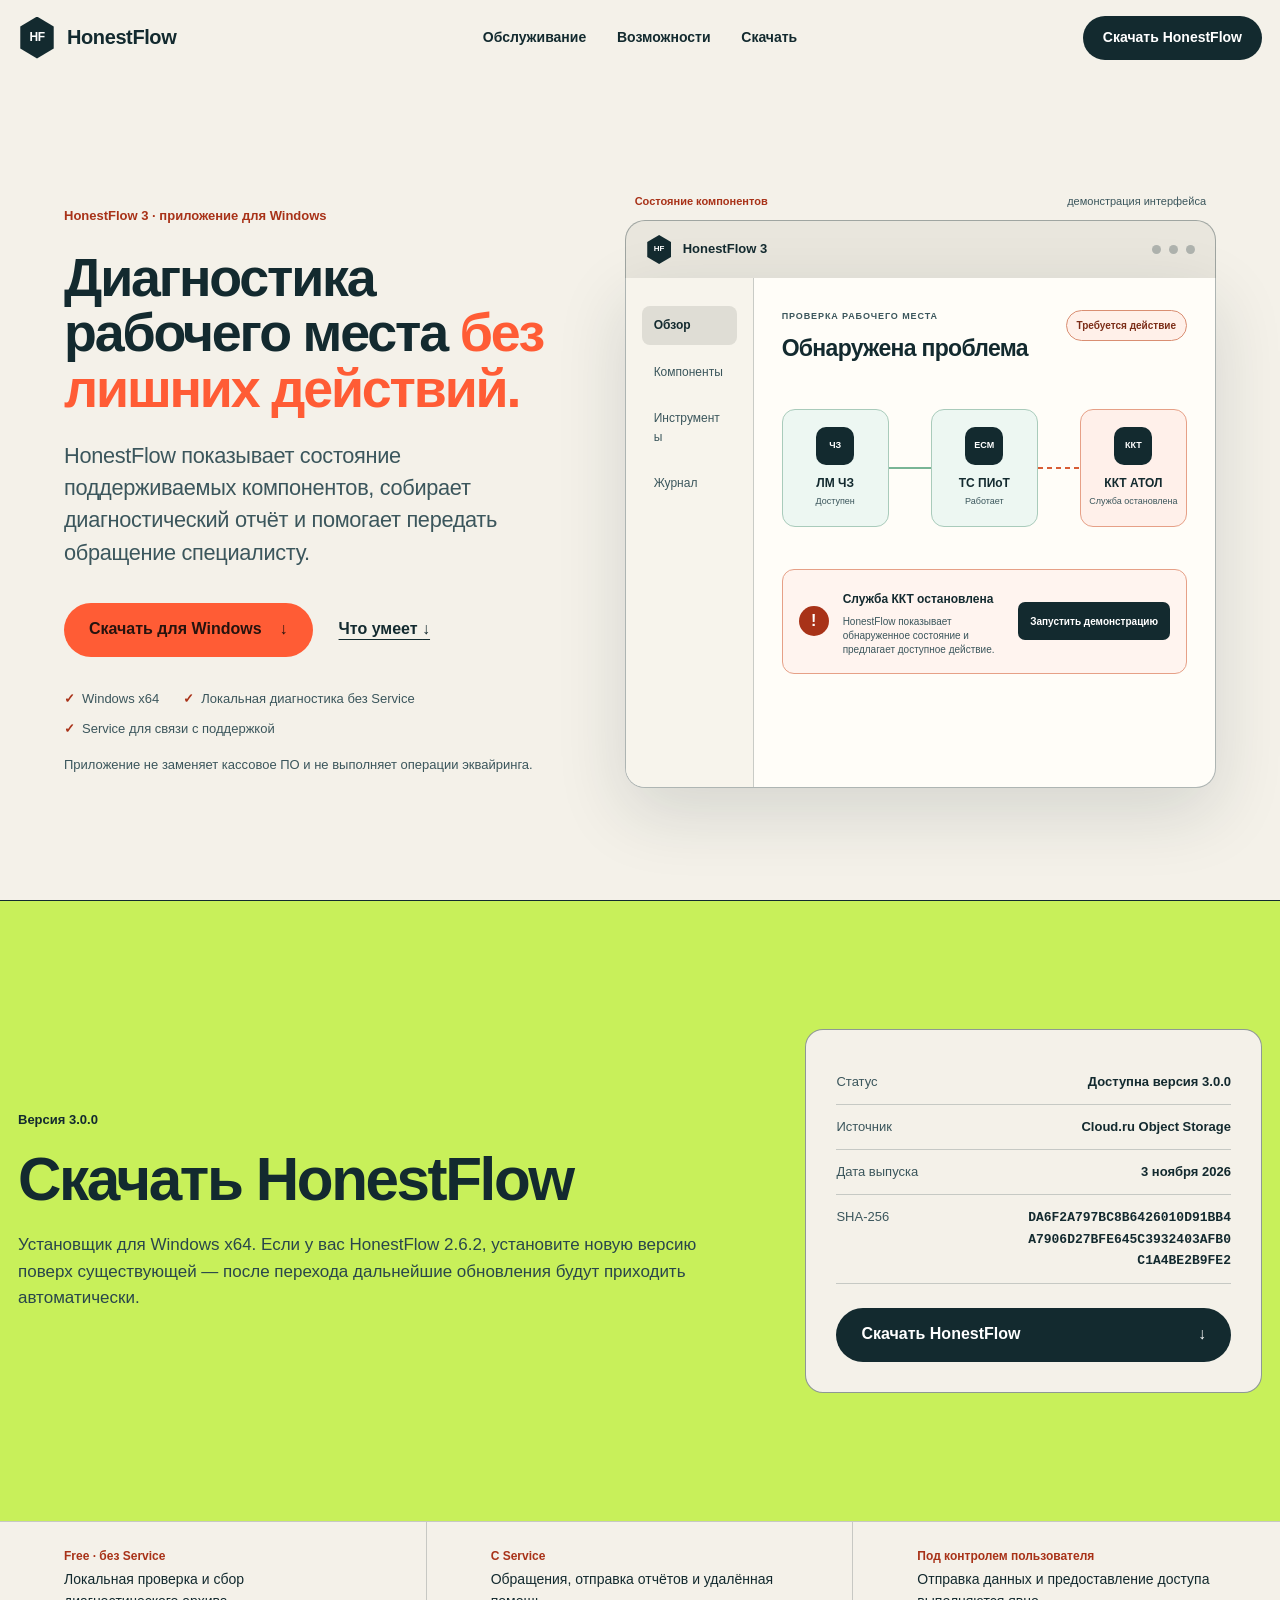
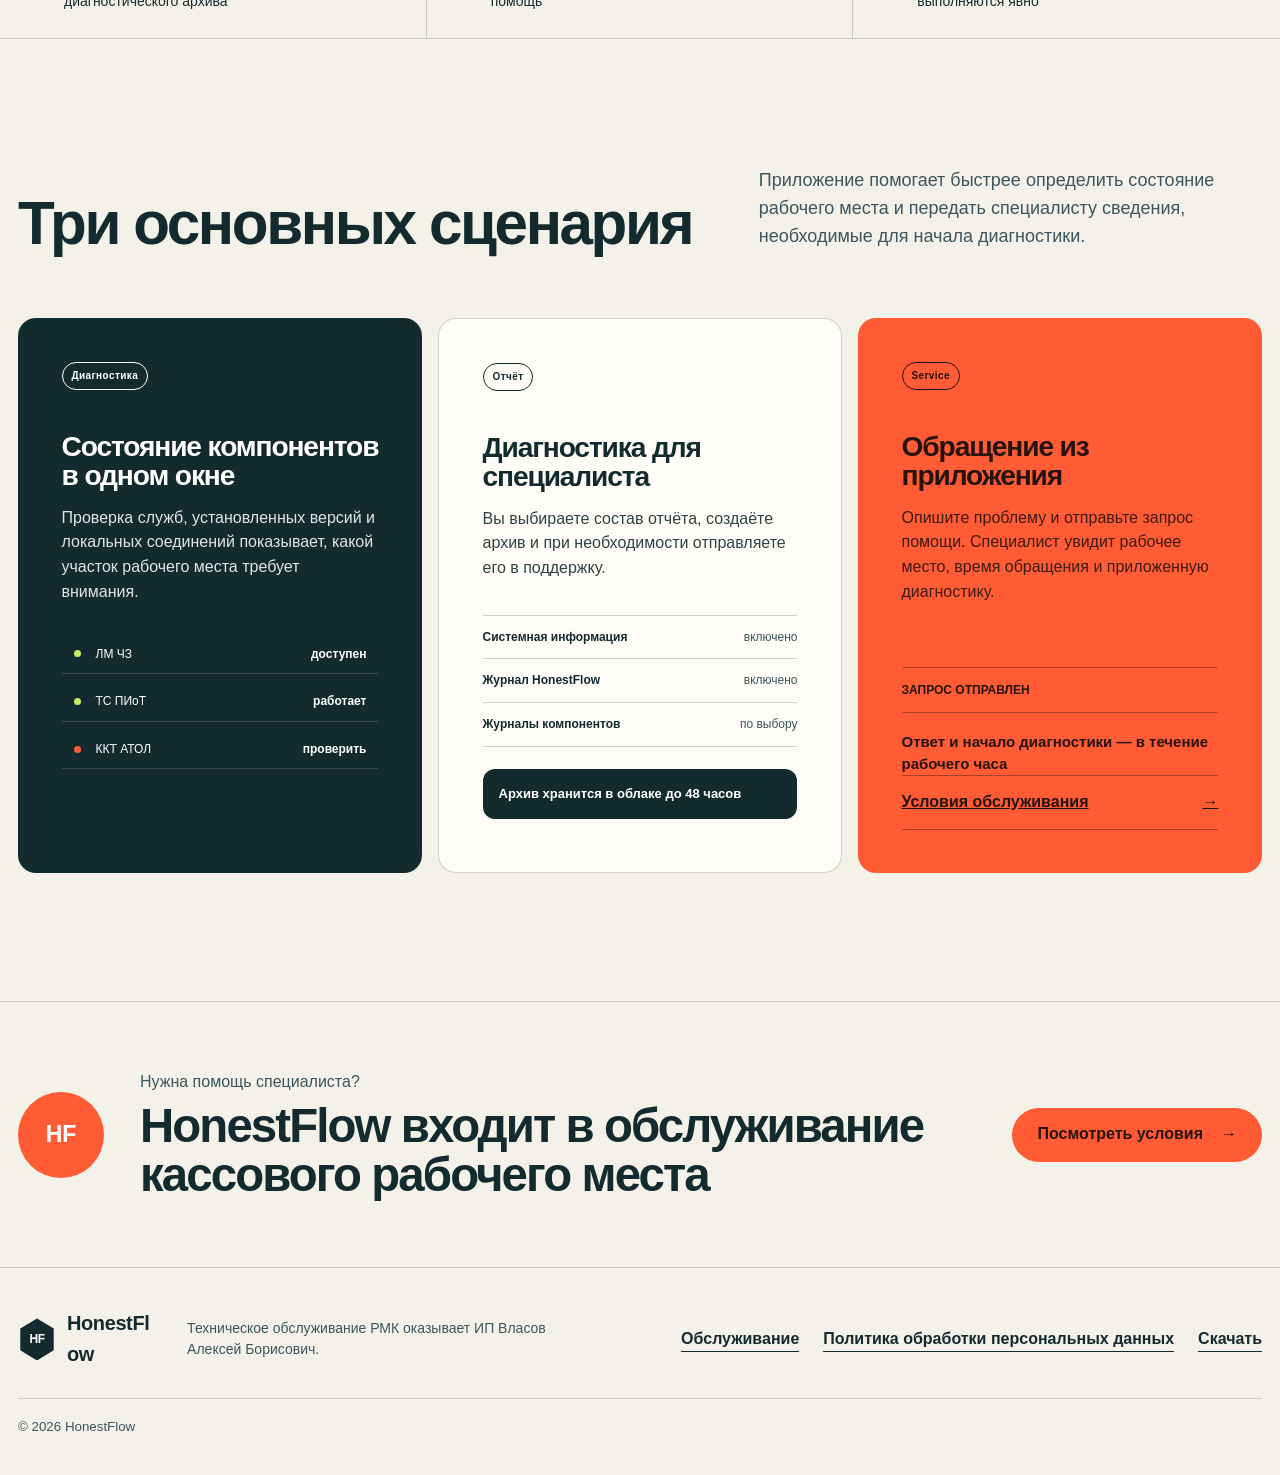
<file: site/honestflow/index.html>
<!doctype html>
<html lang="ru">
<head>
  <meta charset="utf-8">
  <meta name="viewport" content="width=device-width, initial-scale=1">
  <meta name="description" content="HonestFlow для Windows — локальная диагностика кассового рабочего места, сбор отчёта и обращение в техническую поддержку.">
  <meta name="theme-color" content="#f4f1e9">
  <meta property="og:type" content="website">
  <meta property="og:locale" content="ru_RU">
  <meta property="og:site_name" content="HonestFlow">
  <meta property="og:title" content="HonestFlow — диагностика рабочего места">
  <meta property="og:description" content="Проверка компонентов, диагностические отчёты и связь с технической поддержкой.">
  <meta property="og:url" content="https://honestflow.ru/honestflow/">
  <meta property="og:image" content="https://honestflow.ru/og-image.svg">
  <link rel="canonical" href="https://honestflow.ru/honestflow/">
  <link rel="icon" href="../favicon.svg" type="image/svg+xml">
  <title>HonestFlow для Windows — диагностика кассового рабочего места</title>
  <link rel="stylesheet" href="../styles.css?v=20261103-5">
  <script defer src="../site-config.js?v=20261103-5"></script>
  <script defer src="../app.js?v=20261103-5"></script>
</head>
<body>
  <a class="skip-link" href="#main">К содержанию</a>
  <header class="site-header" data-header>
    <a class="brand" href="../" aria-label="HonestFlow — на главную"><span class="brand-mark" aria-hidden="true">HF</span><span>HonestFlow</span></a>
    <button class="menu-button" type="button" aria-expanded="false" aria-controls="site-nav" data-menu-button><span aria-hidden="true"></span><span aria-hidden="true"></span><span class="sr-only">Открыть меню</span></button>
    <nav id="site-nav" class="site-nav" aria-label="Основная навигация" data-nav><a href="../">Обслуживание</a><a href="#capabilities">Возможности</a><a href="#download">Скачать</a></nav>
    <a class="button button-small button-dark header-cta" href="#download">Скачать HonestFlow</a>
  </header>

  <main id="main">
    <section class="hero" id="top">
      <div class="hero-copy">
        <p class="product-category">HonestFlow 3 · приложение для Windows</p>
        <h1>Диагностика рабочего места <em>без лишних действий.</em></h1>
        <p class="hero-lead">HonestFlow показывает состояние поддерживаемых компонентов, собирает диагностический отчёт и помогает передать обращение специалисту.</p>
        <div class="hero-actions"><a class="button button-accent" href="#download">Скачать для Windows <span aria-hidden="true">↓</span></a><a class="text-link" href="#capabilities">Что умеет <span aria-hidden="true">↓</span></a></div>
        <ul class="hero-facts" aria-label="Основные сведения"><li>Windows x64</li><li>Локальная диагностика без Service</li><li>Service для связи с поддержкой</li></ul>
        <p class="hero-scope">Приложение не заменяет кассовое ПО и не выполняет операции эквайринга.</p>
      </div>

      <div class="demo-shell" aria-label="Демонстрационный сценарий HonestFlow" data-demo>
        <div class="demo-caption"><span>Состояние компонентов</span><span>демонстрация интерфейса</span></div>
        <div class="window-bar"><div class="window-brand"><span class="mini-mark" aria-hidden="true">HF</span> HonestFlow 3</div><div class="window-controls" aria-hidden="true"><i></i><i></i><i></i></div></div>
        <div class="product-body">
          <aside class="product-sidebar" aria-hidden="true"><b>Обзор</b><span>Компоненты</span><span>Инструменты</span><span>Журнал</span></aside>
          <div class="product-content">
            <div class="product-heading"><div><small>ПРОВЕРКА РАБОЧЕГО МЕСТА</small><strong data-demo-heading>Обнаружена проблема</strong></div><span class="status-pill" data-demo-pill>Требуется действие</span></div>
            <div class="topology" aria-hidden="true"><article><span class="node-icon">ЧЗ</span><b>ЛМ ЧЗ</b><small>Доступен</small></article><div class="line ok"></div><article><span class="node-icon">ЕСМ</span><b>ТС ПИоТ</b><small>Работает</small></article><div class="line warn" data-demo-line></div><article class="node-warn" data-demo-node><span class="node-icon">ККТ</span><b>ККТ АТОЛ</b><small data-demo-node-text>Служба остановлена</small></article></div>
            <div class="repair-card" data-demo-problem><div class="repair-icon" aria-hidden="true">!</div><div><b>Служба ККТ остановлена</b><p>HonestFlow показывает обнаруженное состояние и предлагает доступное действие.</p></div><button type="button" data-demo-start>Запустить демонстрацию</button></div>
            <div class="repair-progress" data-demo-progress hidden aria-live="polite"><span class="progress-check" data-demo-symbol aria-hidden="true">↻</span><div><b data-demo-title>Выполняется операция</b><small data-demo-text>После запуска службы HonestFlow повторит диагностику.</small></div><span class="progress-meter" aria-hidden="true"><i data-demo-meter></i></span></div>
            <button class="demo-reset" type="button" data-demo-reset hidden>Повторить демонстрацию</button>
          </div>
        </div>
      </div>
    </section>

    <section class="section download-section product-download" id="download"><div class="download-heading"><span data-release-version>Версия 3.0.0</span><h2>Скачать HonestFlow</h2><p>Установщик для Windows x64. Если у вас HonestFlow 2.6.2, установите новую версию поверх существующей — после перехода дальнейшие обновления будут приходить автоматически.</p></div><div class="download-panel"><dl><div><dt>Статус</dt><dd data-release-status>Доступна версия 3.0.0</dd></div><div><dt>Источник</dt><dd data-release-source>Cloud.ru Object Storage</dd></div><div><dt>Дата выпуска</dt><dd data-release-date>3 ноября 2026</dd></div><div data-checksum-row><dt>SHA-256</dt><dd><code data-release-checksum>DA6F2A797BC8B6426010D91BB4A7906D27BFE645C3932403AFB0C1A4BE2B9FE2</code></dd></div></dl><button class="button button-dark button-wide" type="button" data-release-action>Скачать HonestFlow <span aria-hidden="true">↓</span></button></div></section>

    <section class="proof-strip" aria-label="Режимы HonestFlow"><p><b>Free · без Service</b> Локальная проверка и сбор диагностического архива</p><p><b>С Service</b> Обращения, отправка отчётов и удалённая помощь</p><p><b>Под контролем пользователя</b> Отправка данных и предоставление доступа выполняются явно</p></section>

    <section class="section capabilities" id="capabilities">
      <div class="section-intro"><h2>Три основных сценария</h2><p>Приложение помогает быстрее определить состояние рабочего места и передать специалисту сведения, необходимые для начала диагностики.</p></div>
      <div class="capability-grid product-capability-grid">
        <article class="feature feature-ink"><span class="availability">Диагностика</span><h3>Состояние компонентов в одном окне</h3><p>Проверка служб, установленных версий и локальных соединений показывает, какой участок рабочего места требует внимания.</p><div class="signal-list" aria-label="Пример результатов проверки"><span><i class="signal-ok"></i> ЛМ ЧЗ <b>доступен</b></span><span><i class="signal-ok"></i> ТС ПИоТ <b>работает</b></span><span><i class="signal-warn"></i> ККТ АТОЛ <b>проверить</b></span></div></article>
        <article class="feature feature-paper"><span class="availability">Отчёт</span><h3>Диагностика для специалиста</h3><p>Вы выбираете состав отчёта, создаёте архив и при необходимости отправляете его в поддержку.</p><div class="report-preview" aria-hidden="true"><span><b>Системная информация</b><i>включено</i></span><span><b>Журнал HonestFlow</b><i>включено</i></span><span><b>Журналы компонентов</b><i>по выбору</i></span><strong>Архив хранится в облаке до 48 часов</strong></div></article>
        <article class="feature feature-accent"><span class="availability">Service</span><h3>Обращение из приложения</h3><p>Опишите проблему и отправьте запрос помощи. Специалист увидит рабочее место, время обращения и приложенную диагностику.</p><div class="support-preview"><span>Запрос отправлен</span><strong>Ответ и начало диагностики — в течение рабочего часа</strong></div><a class="inline-action" href="/#pricing">Условия обслуживания <span aria-hidden="true">→</span></a></article>
      </div>
    </section>

    <section class="closing"><span class="closing-mark" aria-hidden="true">HF</span><div><p>Нужна помощь специалиста?</p><h2>HonestFlow входит в обслуживание кассового рабочего места</h2></div><a class="button button-accent" href="../#pricing">Посмотреть условия <span aria-hidden="true">→</span></a></section>
  </main>

  <footer class="site-footer"><div class="footer-summary"><a class="brand" href="../"><span class="brand-mark" aria-hidden="true">HF</span><span>HonestFlow</span></a><p>Техническое обслуживание РМК оказывает ИП Власов Алексей Борисович.</p><p data-provider-details></p></div><nav aria-label="Ссылки в подвале"><a href="../">Обслуживание</a><a href="../privacy/">Политика обработки персональных данных</a><a href="#download">Скачать</a></nav><small>© 2026 HonestFlow</small></footer>
</body>
</html>
</file>
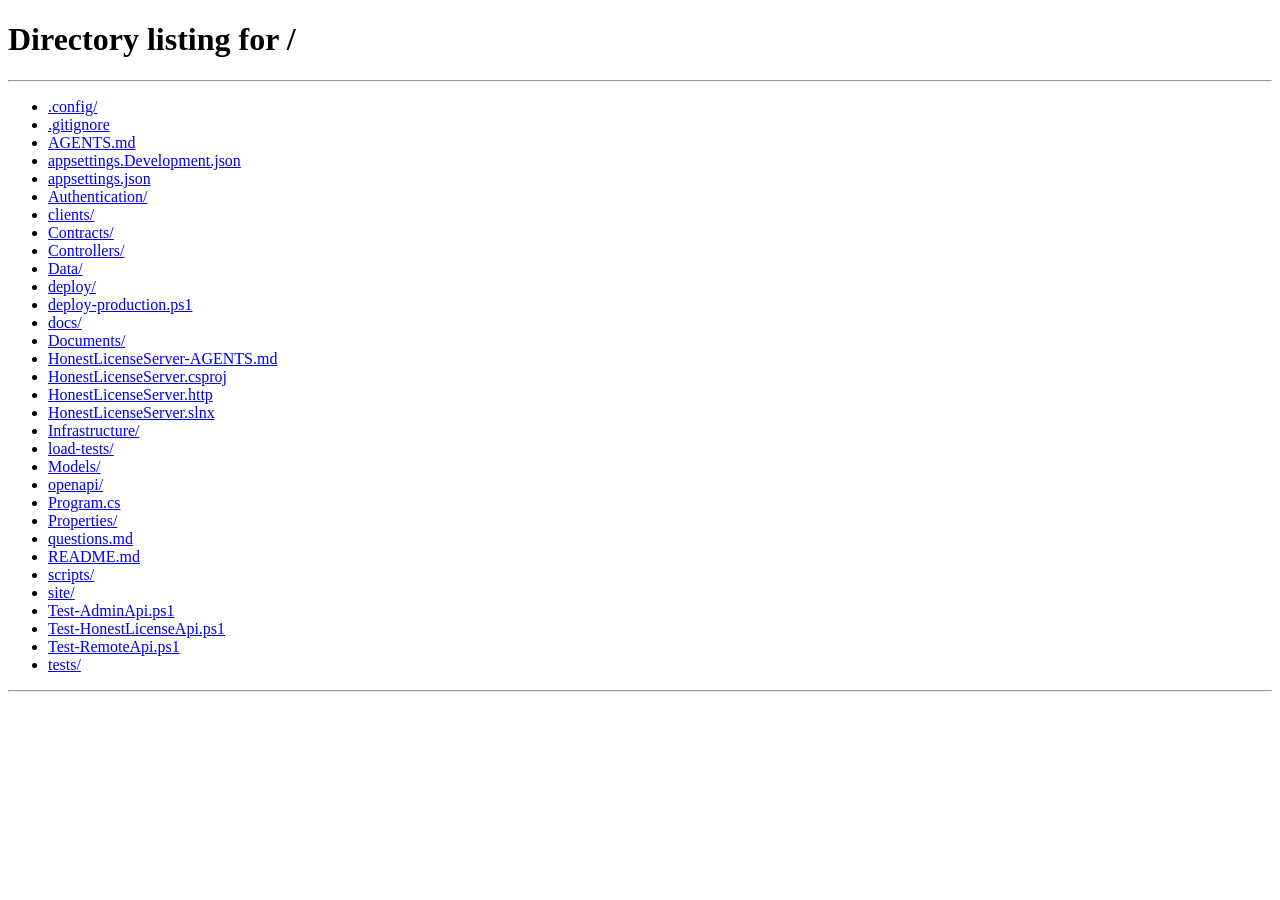
<file: site/legal/index.html>
<!doctype html>
<html lang="ru"><head><meta charset="utf-8"><meta name="viewport" content="width=device-width, initial-scale=1"><meta name="robots" content="noindex"><meta http-equiv="refresh" content="0;url=/#pricing"><link rel="canonical" href="https://honestflow.ru/#pricing"><title>HonestFlow — условия обслуживания</title></head><body><p><a href="/#pricing">Перейти к условиям обслуживания</a></p></body></html>
</file>
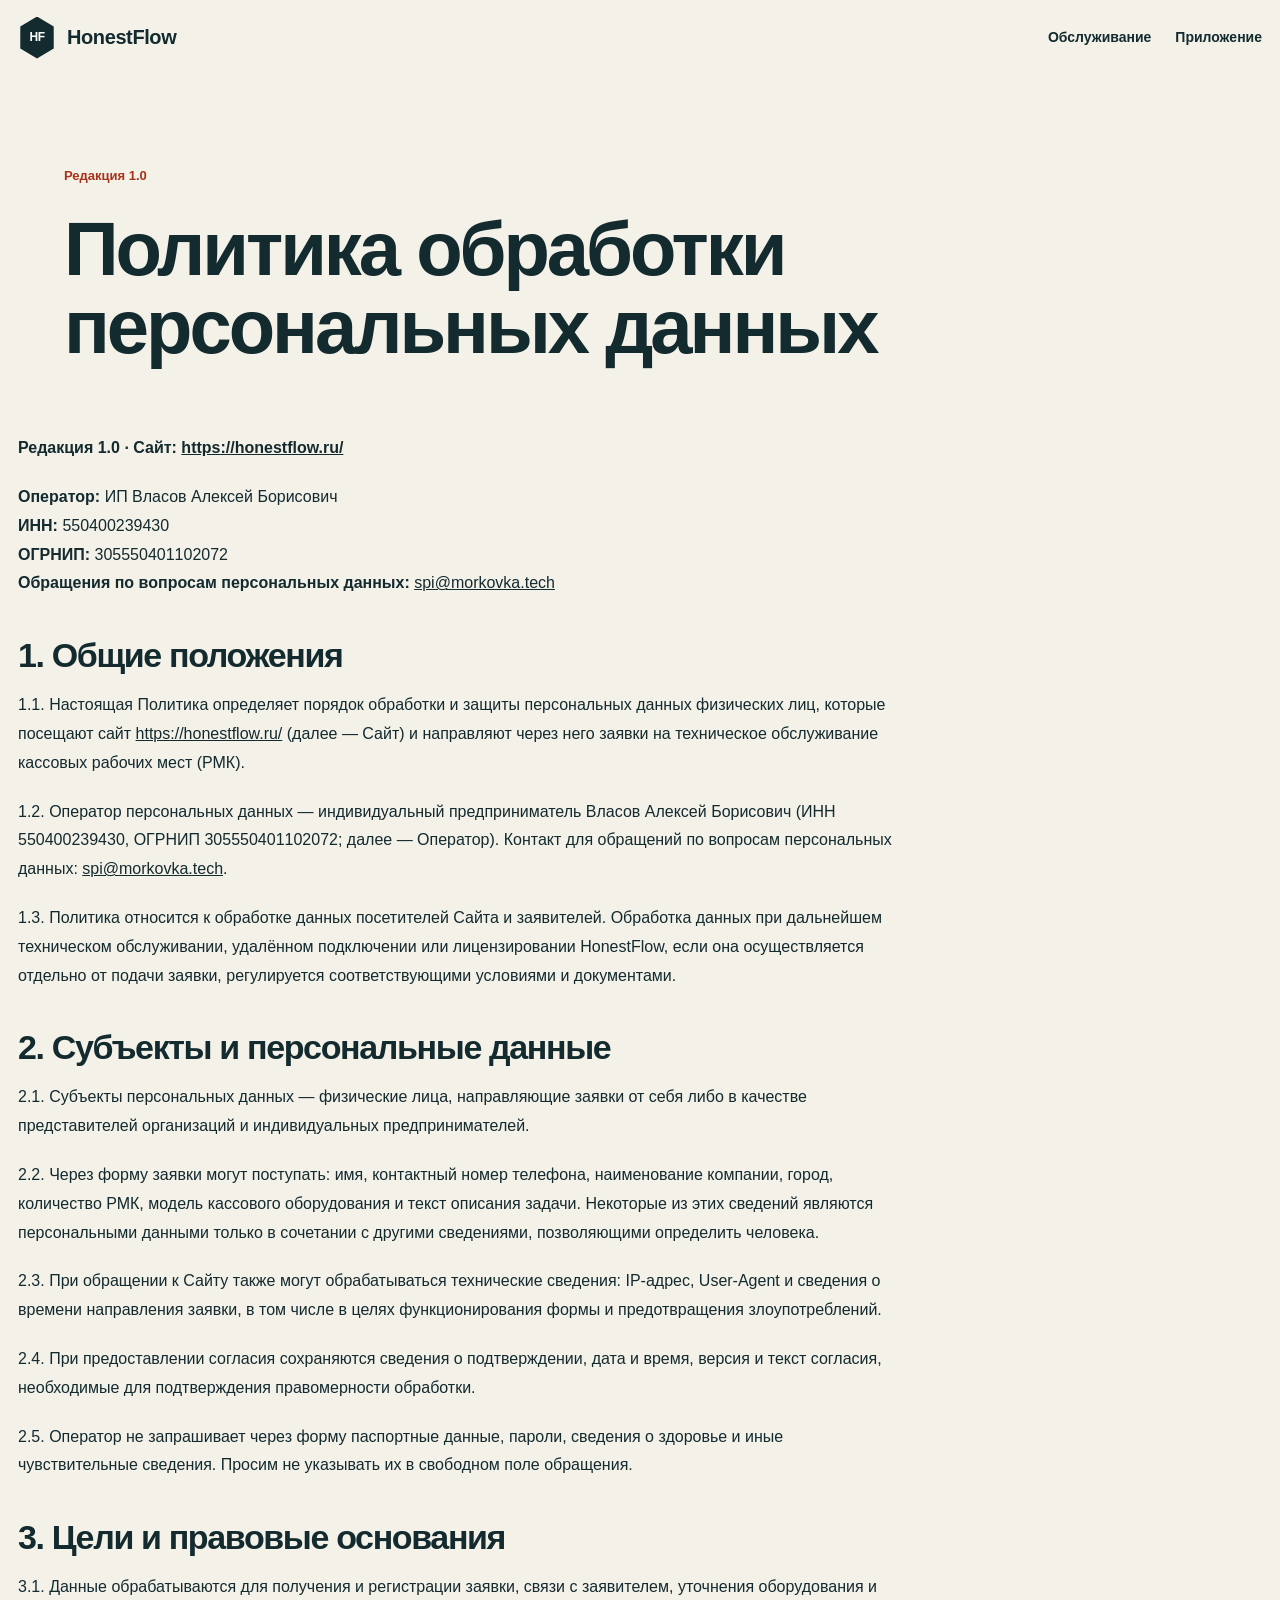
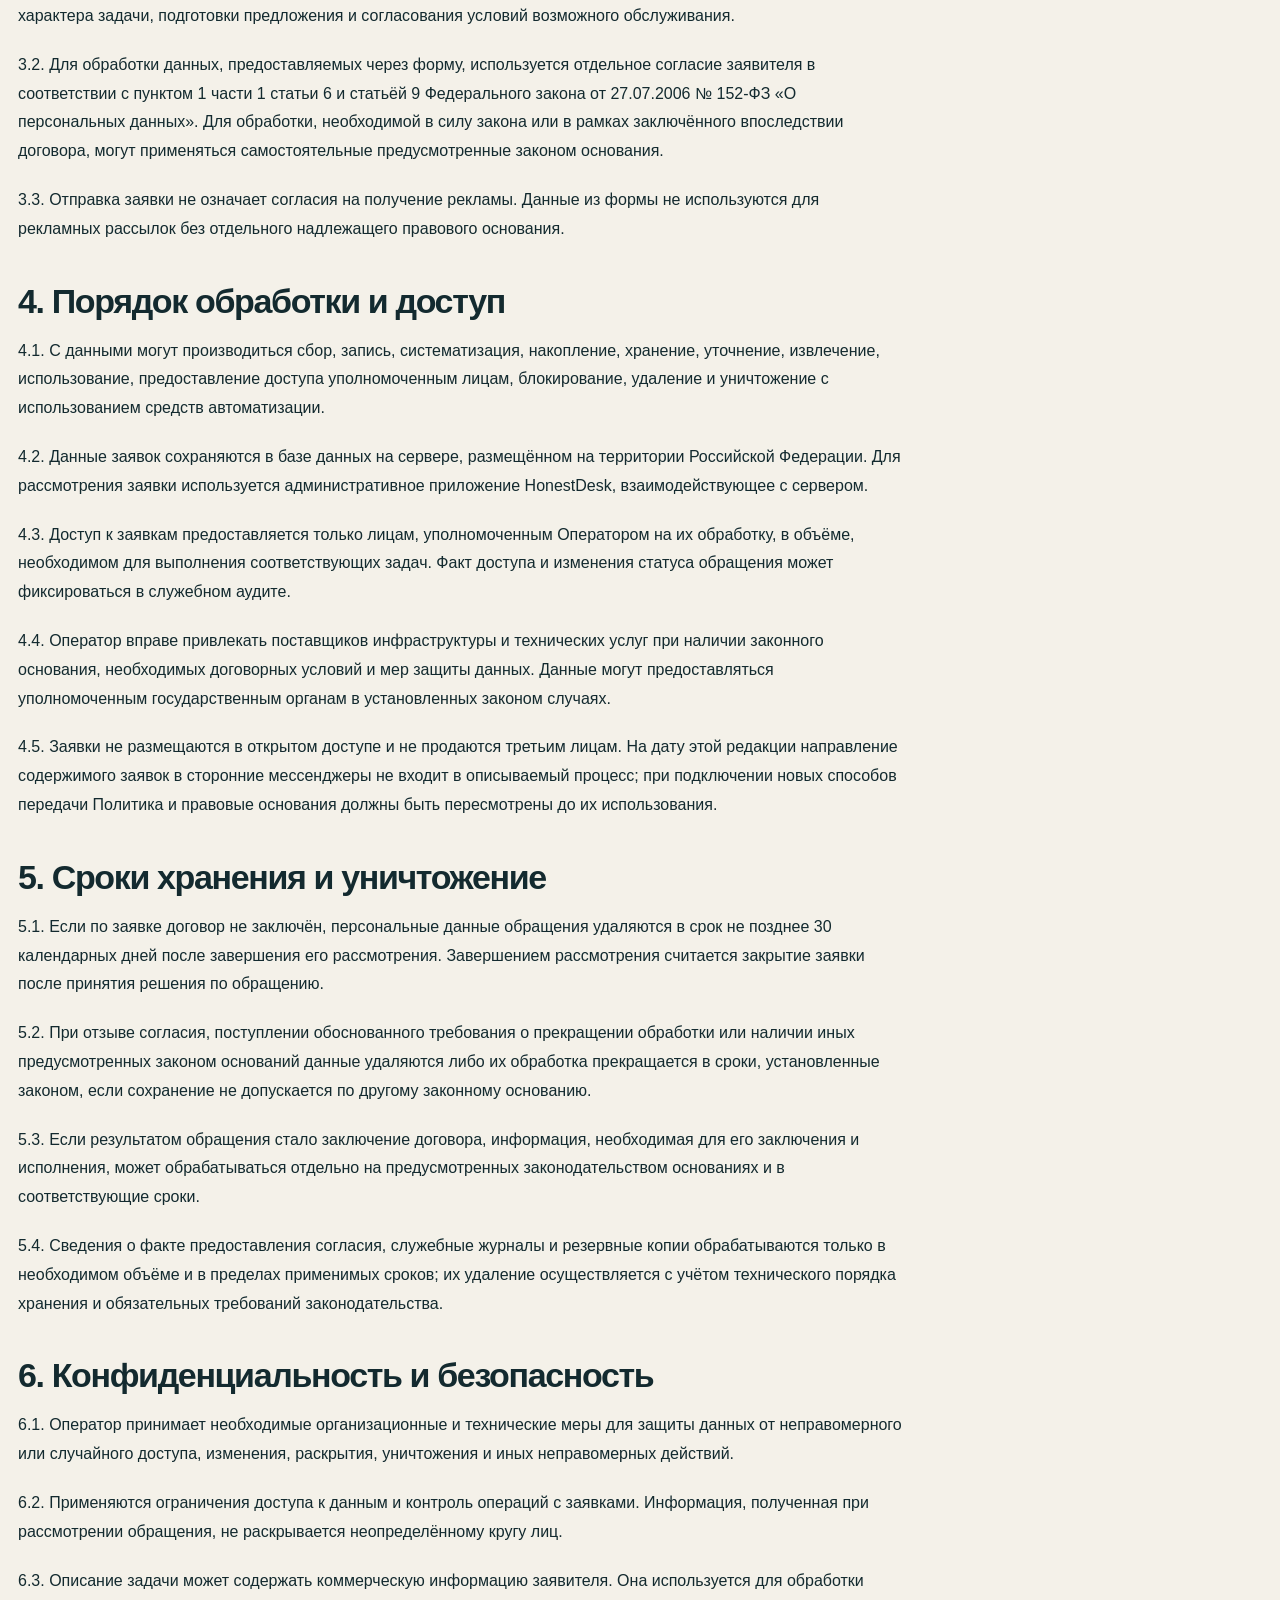
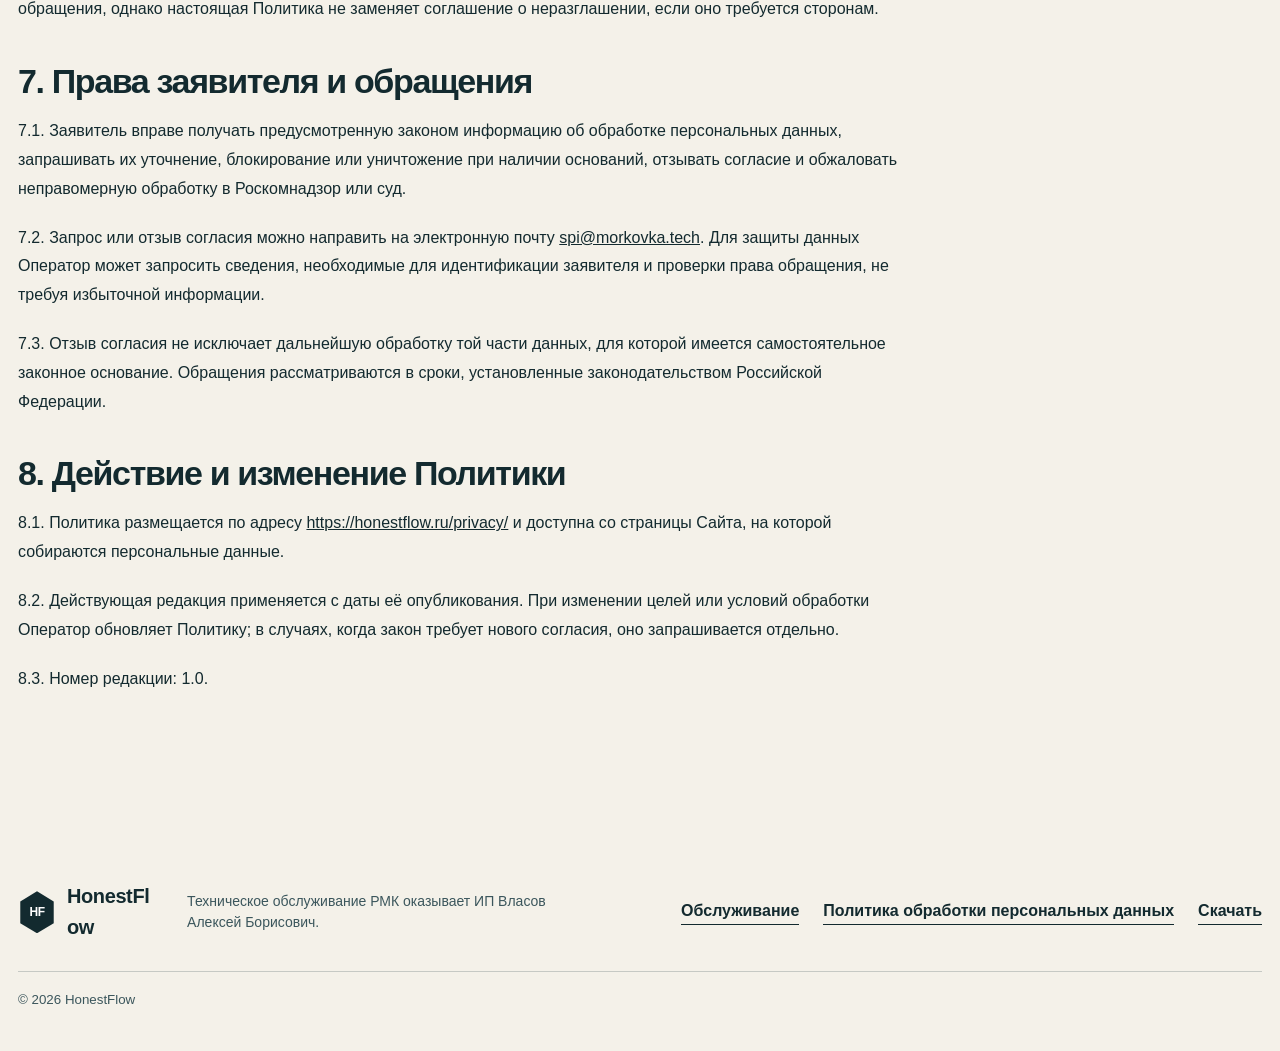
<file: site/privacy/index.html>
<!doctype html>
<html lang="ru"><head>
<meta charset="utf-8"><meta name="viewport" content="width=device-width, initial-scale=1"><meta name="robots" content="noindex">
<link rel="canonical" href="https://honestflow.ru/privacy/"><link rel="icon" href="../favicon.svg" type="image/svg+xml">
<link rel="stylesheet" href="../styles.css?v=20261104-privacy-1"><script defer src="../site-config.js?v=20261104-privacy-1"></script><script defer src="../app.js?v=20261104-privacy-1"></script>
<title>Политика обработки персональных данных — HonestFlow</title></head><body>
<a class="skip-link" href="#main">К содержанию</a>
<header class="site-header legal-header"><a class="brand" href="../"><span class="brand-mark" aria-hidden="true">HF</span><span>HonestFlow</span></a><nav class="legal-nav" aria-label="Основная навигация"><a href="../">Обслуживание</a><a href="../honestflow/">Приложение</a></nav></header>
<main id="main"><section class="legal-hero privacy-hero"><div><p class="product-category" data-privacy-version>Редакция 1.0</p><h1 class="privacy-title">Политика обработки персональных данных</h1></div></section>
<article class="section privacy-document" data-privacy-document data-document-version="1.0">
<p><strong>Редакция 1.0 · Сайт: <a href="https://honestflow.ru/">https://honestflow.ru/</a></strong></p>
<p><strong>Оператор:</strong> ИП Власов Алексей Борисович<br> <strong>ИНН:</strong> 550400239430<br> <strong>ОГРНИП:</strong> 305550401102072<br> <strong>Обращения по вопросам персональных данных:</strong> <a href="mailto:spi@morkovka.tech">spi@morkovka.tech</a></p>
<h2>1. Общие положения</h2>
<p>1.1. Настоящая Политика определяет порядок обработки и защиты персональных данных физических лиц, которые посещают сайт <a href="https://honestflow.ru/">https://honestflow.ru/</a> (далее — Сайт) и направляют через него заявки на техническое обслуживание кассовых рабочих мест (РМК).</p>
<p>1.2. Оператор персональных данных — индивидуальный предприниматель Власов Алексей Борисович (ИНН 550400239430, ОГРНИП 305550401102072; далее — Оператор). Контакт для обращений по вопросам персональных данных: <a href="mailto:spi@morkovka.tech">spi@morkovka.tech</a>.</p>
<p>1.3. Политика относится к обработке данных посетителей Сайта и заявителей. Обработка данных при дальнейшем техническом обслуживании, удалённом подключении или лицензировании HonestFlow, если она осуществляется отдельно от подачи заявки, регулируется соответствующими условиями и документами.</p>
<h2>2. Субъекты и персональные данные</h2>
<p>2.1. Субъекты персональных данных — физические лица, направляющие заявки от себя либо в качестве представителей организаций и индивидуальных предпринимателей.</p>
<p>2.2. Через форму заявки могут поступать: имя, контактный номер телефона, наименование компании, город, количество РМК, модель кассового оборудования и текст описания задачи. Некоторые из этих сведений являются персональными данными только в сочетании с другими сведениями, позволяющими определить человека.</p>
<p>2.3. При обращении к Сайту также могут обрабатываться технические сведения: IP-адрес, User-Agent и сведения о времени направления заявки, в том числе в целях функционирования формы и предотвращения злоупотреблений.</p>
<p>2.4. При предоставлении согласия сохраняются сведения о подтверждении, дата и время, версия и текст согласия, необходимые для подтверждения правомерности обработки.</p>
<p>2.5. Оператор не запрашивает через форму паспортные данные, пароли, сведения о здоровье и иные чувствительные сведения. Просим не указывать их в свободном поле обращения.</p>
<h2>3. Цели и правовые основания</h2>
<p>3.1. Данные обрабатываются для получения и регистрации заявки, связи с заявителем, уточнения оборудования и характера задачи, подготовки предложения и согласования условий возможного обслуживания.</p>
<p>3.2. Для обработки данных, предоставляемых через форму, используется отдельное согласие заявителя в соответствии с пунктом 1 части 1 статьи 6 и статьёй 9 Федерального закона от 27.07.2006 № 152-ФЗ «О персональных данных». Для обработки, необходимой в силу закона или в рамках заключённого впоследствии договора, могут применяться самостоятельные предусмотренные законом основания.</p>
<p>3.3. Отправка заявки не означает согласия на получение рекламы. Данные из формы не используются для рекламных рассылок без отдельного надлежащего правового основания.</p>
<h2>4. Порядок обработки и доступ</h2>
<p>4.1. С данными могут производиться сбор, запись, систематизация, накопление, хранение, уточнение, извлечение, использование, предоставление доступа уполномоченным лицам, блокирование, удаление и уничтожение с использованием средств автоматизации.</p>
<p>4.2. Данные заявок сохраняются в базе данных на сервере, размещённом на территории Российской Федерации. Для рассмотрения заявки используется административное приложение HonestDesk, взаимодействующее с сервером.</p>
<p>4.3. Доступ к заявкам предоставляется только лицам, уполномоченным Оператором на их обработку, в объёме, необходимом для выполнения соответствующих задач. Факт доступа и изменения статуса обращения может фиксироваться в служебном аудите.</p>
<p>4.4. Оператор вправе привлекать поставщиков инфраструктуры и технических услуг при наличии законного основания, необходимых договорных условий и мер защиты данных. Данные могут предоставляться уполномоченным государственным органам в установленных законом случаях.</p>
<p>4.5. Заявки не размещаются в открытом доступе и не продаются третьим лицам. На дату этой редакции направление содержимого заявок в сторонние мессенджеры не входит в описываемый процесс; при подключении новых способов передачи Политика и правовые основания должны быть пересмотрены до их использования.</p>
<h2>5. Сроки хранения и уничтожение</h2>
<p>5.1. Если по заявке договор не заключён, персональные данные обращения удаляются в срок не позднее 30 календарных дней после завершения его рассмотрения. Завершением рассмотрения считается закрытие заявки после принятия решения по обращению.</p>
<p>5.2. При отзыве согласия, поступлении обоснованного требования о прекращении обработки или наличии иных предусмотренных законом оснований данные удаляются либо их обработка прекращается в сроки, установленные законом, если сохранение не допускается по другому законному основанию.</p>
<p>5.3. Если результатом обращения стало заключение договора, информация, необходимая для его заключения и исполнения, может обрабатываться отдельно на предусмотренных законодательством основаниях и в соответствующие сроки.</p>
<p>5.4. Сведения о факте предоставления согласия, служебные журналы и резервные копии обрабатываются только в необходимом объёме и в пределах применимых сроков; их удаление осуществляется с учётом технического порядка хранения и обязательных требований законодательства.</p>
<h2>6. Конфиденциальность и безопасность</h2>
<p>6.1. Оператор принимает необходимые организационные и технические меры для защиты данных от неправомерного или случайного доступа, изменения, раскрытия, уничтожения и иных неправомерных действий.</p>
<p>6.2. Применяются ограничения доступа к данным и контроль операций с заявками. Информация, полученная при рассмотрении обращения, не раскрывается неопределённому кругу лиц.</p>
<p>6.3. Описание задачи может содержать коммерческую информацию заявителя. Она используется для обработки обращения, однако настоящая Политика не заменяет соглашение о неразглашении, если оно требуется сторонам.</p>
<h2>7. Права заявителя и обращения</h2>
<p>7.1. Заявитель вправе получать предусмотренную законом информацию об обработке персональных данных, запрашивать их уточнение, блокирование или уничтожение при наличии оснований, отзывать согласие и обжаловать неправомерную обработку в Роскомнадзор или суд.</p>
<p>7.2. Запрос или отзыв согласия можно направить на электронную почту <a href="mailto:spi@morkovka.tech">spi@morkovka.tech</a>. Для защиты данных Оператор может запросить сведения, необходимые для идентификации заявителя и проверки права обращения, не требуя избыточной информации.</p>
<p>7.3. Отзыв согласия не исключает дальнейшую обработку той части данных, для которой имеется самостоятельное законное основание. Обращения рассматриваются в сроки, установленные законодательством Российской Федерации.</p>
<h2>8. Действие и изменение Политики</h2>
<p>8.1. Политика размещается по адресу <a href="https://honestflow.ru/privacy/">https://honestflow.ru/privacy/</a> и доступна со страницы Сайта, на которой собираются персональные данные.</p>
<p>8.2. Действующая редакция применяется с даты её опубликования. При изменении целей или условий обработки Оператор обновляет Политику; в случаях, когда закон требует нового согласия, оно запрашивается отдельно.</p>
<p>8.3. Номер редакции: 1.0.</p>
</article>
</main>
<footer class="site-footer"><div class="footer-summary"><a class="brand" href="../"><span class="brand-mark" aria-hidden="true">HF</span><span>HonestFlow</span></a><p>Техническое обслуживание РМК оказывает ИП Власов Алексей Борисович.</p><p data-provider-details></p></div><nav aria-label="Ссылки в подвале"><a href="../">Обслуживание</a><a href="../privacy/">Политика обработки персональных данных</a><a href="../honestflow/#download">Скачать</a></nav><small>© 2026 HonestFlow</small></footer>
</body></html>
</file>
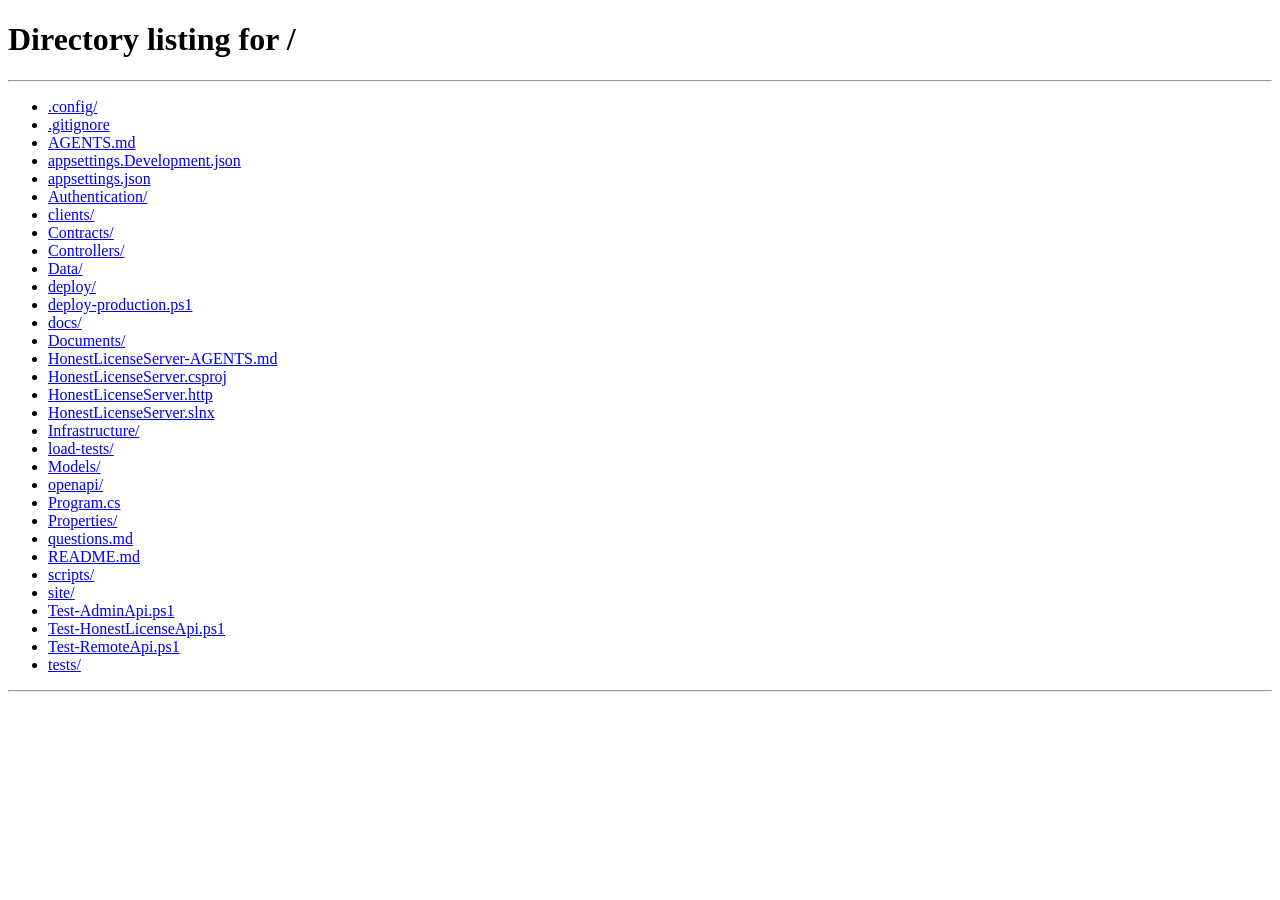
<file: site/service-terms/index.html>
<!doctype html>
<html lang="ru"><head><meta charset="utf-8"><meta name="viewport" content="width=device-width, initial-scale=1"><meta name="robots" content="noindex"><meta http-equiv="refresh" content="0;url=/#sla"><link rel="canonical" href="https://honestflow.ru/#sla"><title>HonestFlow — условия обслуживания</title></head><body><p><a href="/#sla">Перейти к условиям обслуживания</a></p></body></html>
</file>
<file: site/styles.css>
:root {
  --paper: #f4f1e9;
  --paper-2: #e9e4d9;
  --surface: #fffdf8;
  --ink: #132a2f;
  --ink-soft: #3b565c;
  --accent: #ff5c35;
  --accent-dark: #a83218;
  --lime: #c8f05a;
  --ok: #24704f;
  --line: rgba(19, 42, 47, .2);
  --radius: 18px;
  --shadow: 0 24px 70px rgba(19, 42, 47, .14);
  --page: min(1440px, calc(100% - clamp(36px, 10vw, 148px)));
}

* { box-sizing: border-box; }
html { scroll-behavior: smooth; }
body {
  margin: 0;
  overflow-x: hidden;
  overflow-wrap: anywhere;
  color: var(--ink);
  background: var(--paper);
  font-family: "Segoe UI Variable", "Segoe UI", Arial, sans-serif;
  font-size: 16px;
  line-height: 1.55;
}
button, input, textarea { font: inherit; }
button, a { -webkit-tap-highlight-color: transparent; }
a { color: inherit; }
h1, h2, h3, p { margin-top: 0; }
h1, h2, h3 { line-height: 1.03; letter-spacing: -.04em; }
h1 { margin-bottom: 24px; font-size: clamp(3rem, 4.2vw, 4.8rem); font-weight: 760; }
h1 em { color: var(--accent); font-style: normal; }
h2 { margin-bottom: 24px; font-size: clamp(2.45rem, 4.7vw, 5.1rem); font-weight: 740; }
h3 { margin-bottom: 16px; font-size: clamp(1.45rem, 2.2vw, 2.25rem); font-weight: 710; }
::selection { color: white; background: var(--accent-dark); }

.sr-only, .honeypot {
  position: absolute !important;
  width: 1px !important;
  height: 1px !important;
  padding: 0 !important;
  margin: -1px !important;
  overflow: hidden !important;
  clip: rect(0, 0, 0, 0) !important;
  white-space: nowrap !important;
  border: 0 !important;
}
.skip-link { position: fixed; top: -80px; left: 20px; z-index: 100; padding: 12px 18px; color: white; background: var(--ink); }
.skip-link:focus { top: 16px; }
[hidden] { display: none !important; }

.site-header {
  position: sticky;
  top: 0;
  z-index: 20;
  display: grid;
  grid-template-columns: 1fr auto 1fr;
  align-items: center;
  min-height: 76px;
  padding: 12px max(18px, calc((100% - 1440px) / 2));
  border-bottom: 1px solid transparent;
  background: rgba(244, 241, 233, .93);
  transition: border-color .2s, box-shadow .2s;
}
.site-header.is-scrolled { border-color: var(--line); box-shadow: 0 8px 28px rgba(19,42,47,.08); }
.brand { display: inline-flex; gap: 11px; align-items: center; width: max-content; text-decoration: none; font-size: 20px; font-weight: 760; letter-spacing: -.02em; }
.brand-mark, .mini-mark {
  display: inline-grid;
  place-items: center;
  flex: 0 0 auto;
  color: white;
  background: var(--ink);
  clip-path: polygon(50% 0, 94% 24%, 94% 76%, 50% 100%, 6% 76%, 6% 24%);
  font-weight: 800;
}
.brand-mark { width: 38px; height: 42px; font-size: 12px; }
.mini-mark { width: 27px; height: 29px; font-size: 8px; }
.site-nav { display: flex; gap: clamp(18px, 2.4vw, 36px); align-items: center; }
.site-nav a { position: relative; padding: 8px 0; text-decoration: none; font-size: 14px; font-weight: 650; }
.site-nav a::after { position: absolute; right: 100%; bottom: 2px; left: 0; height: 2px; content: ""; background: var(--accent); transition: right .18s; }
.site-nav a:hover::after, .site-nav a:focus-visible::after { right: 0; }
.header-cta { justify-self: end; }
.menu-button { display: none; width: 44px; height: 44px; border: 0; background: transparent; cursor: pointer; }

.button {
  display: inline-flex;
  gap: 18px;
  align-items: center;
  justify-content: space-between;
  min-height: 54px;
  padding: 0 24px;
  border: 1px solid transparent;
  border-radius: 999px;
  cursor: pointer;
  font-weight: 750;
  text-decoration: none;
  transition: transform .16s, background .16s, color .16s, box-shadow .16s;
}
.button:hover { transform: translateY(-2px); }
.button:disabled { cursor: not-allowed; opacity: .58; transform: none; }
.button-small { min-height: 44px; padding: 0 19px; font-size: 14px; }
.button-dark { color: white; background: var(--ink); }
.button-dark:hover { background: #21434a; box-shadow: 0 12px 24px rgba(19,42,47,.18); }
.button-accent { color: #26130e; background: var(--accent); }
.button-accent:hover { color: white; background: var(--accent-dark); box-shadow: 0 12px 28px rgba(168,50,24,.22); }
.button-wide { width: 100%; }
.button:focus-visible, .text-link:focus-visible, .inline-action:focus-visible, .demo-reset:focus-visible,
.dialog-close:focus-visible, .site-footer a:focus-visible, .site-footer button:focus-visible,
.trust-links a:focus-visible, input:focus-visible, textarea:focus-visible {
  outline: 3px solid var(--accent);
  outline-offset: 3px;
}
.text-link { font-weight: 720; text-decoration-thickness: 1px; text-underline-offset: 5px; }

.hero {
  display: grid;
  grid-template-columns: minmax(0, .9fr) minmax(540px, 1.1fr);
  gap: clamp(42px, 6vw, 92px);
  align-items: center;
  width: var(--page);
  min-height: calc(100vh - 76px);
  margin: 0 auto;
  padding: clamp(48px, 6vw, 82px) 0 72px;
}
.hero-copy { max-width: 760px; }
.product-category { margin-bottom: 24px; color: var(--accent-dark); font-size: 13px; font-weight: 760; }
.hero-lead { max-width: 700px; margin-bottom: 0; color: var(--ink-soft); font-size: clamp(1.16rem, 1.7vw, 1.55rem); line-height: 1.48; letter-spacing: -.015em; }
.hero-actions { display: flex; gap: 26px; align-items: center; margin-top: 34px; }
.hero-facts { display: flex; flex-wrap: wrap; gap: 10px 24px; padding: 0; margin: 32px 0 0; color: var(--ink-soft); list-style: none; font-size: 13px; }
.hero-facts li::before { content: "✓"; margin-right: 7px; color: var(--accent-dark); font-weight: 800; }

.demo-shell { min-width: 0; }
.demo-caption { display: flex; justify-content: space-between; gap: 18px; margin: 0 10px 10px; color: var(--ink-soft); font-size: 11px; }
.demo-caption span:first-child { color: var(--accent-dark); font-weight: 750; }
.window-bar, .product-body { border-right: 1px solid rgba(19,42,47,.34); border-left: 1px solid rgba(19,42,47,.34); }
.window-bar { display: flex; justify-content: space-between; align-items: center; height: 58px; padding: 0 20px; border-top: 1px solid rgba(19,42,47,.34); border-radius: 20px 20px 0 0; background: #e9e6dd; }
.window-brand { display: flex; gap: 10px; align-items: center; font-size: 13px; font-weight: 750; }
.window-controls { display: flex; gap: 8px; }
.window-controls i { width: 9px; height: 9px; border-radius: 50%; background: rgba(19,42,47,.27); }
.product-body { display: grid; grid-template-columns: 128px minmax(0, 1fr); min-height: 510px; overflow: hidden; border-bottom: 1px solid rgba(19,42,47,.34); border-radius: 0 0 20px 20px; background: var(--surface); box-shadow: var(--shadow); }
.product-sidebar { display: flex; flex-direction: column; gap: 8px; padding: 28px 16px; border-right: 1px solid var(--line); color: var(--ink-soft); background: #f7f4ec; font-size: 12px; }
.product-sidebar b, .product-sidebar span { padding: 10px 12px; border-radius: 8px; }
.product-sidebar b { color: var(--ink); background: #dfddd5; }
.product-content { padding: 32px 28px; }
.product-heading { display: flex; justify-content: space-between; gap: 20px; align-items: flex-start; }
.product-heading div { display: flex; flex-direction: column; gap: 7px; }
.product-heading small { color: var(--ink-soft); font-size: 9px; font-weight: 800; letter-spacing: .1em; }
.product-heading strong { font-size: 23px; letter-spacing: -.03em; }
.status-pill { flex: 0 0 auto; padding: 7px 10px; border: 1px solid #d98e72; border-radius: 99px; color: #7c2d18; background: #fff0e9; font-size: 10px; font-weight: 750; }
.status-pill.is-ok { border-color: #8bbba3; color: #165b3c; background: #eaf7f0; }
.topology { display: grid; grid-template-columns: 1fr 42px 1fr 42px 1fr; align-items: center; margin: 42px 0; }
.topology article { display: flex; flex-direction: column; align-items: center; min-width: 0; padding: 17px 8px; border: 1px solid #a9cbbb; border-radius: 13px; background: #edf7f2; text-align: center; }
.topology article.node-warn { border-color: #e6a087; background: #fff0ea; }
.topology article.node-ok { border-color: #8ebda6; background: #e8f6ee; }
.topology b { margin-top: 9px; font-size: 12px; }
.topology small { margin-top: 3px; color: var(--ink-soft); font-size: 9px; }
.node-icon { display: grid; place-items: center; width: 38px; height: 38px; border-radius: 10px; color: white; background: var(--ink); font-size: 9px; font-weight: 800; }
.line { height: 2px; background: #79b596; }
.line.warn { background: repeating-linear-gradient(90deg, #d85d35 0 5px, transparent 5px 9px); }
.repair-card { display: grid; grid-template-columns: auto 1fr auto; gap: 14px; align-items: center; padding: 16px; border: 1px solid #e6a087; border-radius: 12px; background: #fff4ef; }
.repair-icon { display: grid; place-items: center; width: 30px; height: 30px; border-radius: 50%; color: white; background: var(--accent-dark); font-weight: 800; }
.repair-card b { font-size: 12px; }
.repair-card p { margin: 4px 0 0; color: var(--ink-soft); font-size: 10px; line-height: 1.4; }
.repair-card button { min-height: 38px; padding: 7px 12px; border: 0; border-radius: 7px; color: white; background: var(--ink); cursor: pointer; font-size: 10px; font-weight: 750; }
.repair-card button:disabled { cursor: wait; opacity: .68; }
.repair-progress { display: grid; grid-template-columns: auto 1fr; gap: 12px; align-items: center; margin-top: 12px; padding: 14px; border: 1px solid #9fc7b3; border-radius: 12px; background: #edf8f1; }
.progress-check { display: grid; place-items: center; width: 28px; height: 28px; border-radius: 50%; color: white; background: var(--ok); }
.repair-progress div { display: flex; flex-direction: column; font-size: 11px; }
.repair-progress small { color: var(--ink-soft); }
.progress-meter { grid-column: 1 / -1; height: 4px; overflow: hidden; border-radius: 4px; background: #d2e3da; }
.progress-meter i { display: block; width: 0; height: 100%; background: var(--ok); transition: width 1.1s ease; }
.progress-meter i.is-running { width: 72%; }
.progress-meter i.is-complete { width: 100%; }
.demo-reset { margin-top: 13px; padding: 0; border: 0; border-bottom: 1px solid currentColor; color: var(--ink-soft); background: transparent; cursor: pointer; font-size: 11px; }

.proof-strip { display: grid; grid-template-columns: repeat(3, 1fr); border-top: 1px solid var(--line); border-bottom: 1px solid var(--line); }
.proof-strip p { margin: 0; padding: 25px clamp(22px, 5vw, 72px); border-right: 1px solid var(--line); font-size: 14px; }
.proof-strip p:last-child { border-right: 0; }
.proof-strip b { display: block; margin-bottom: 4px; color: var(--accent-dark); font-size: 12px; }

.section { padding: clamp(82px, 10vw, 144px) max(18px, calc((100% - 1440px) / 2)); }
.section-intro { display: grid; grid-template-columns: minmax(0, 1.15fr) minmax(300px, .85fr); gap: 60px; align-items: end; margin-bottom: 64px; }
.section-intro h2 { max-width: 900px; margin-bottom: 0; }
.section-intro > p { max-width: 560px; margin-bottom: 4px; color: var(--ink-soft); font-size: 18px; }
.section-intro.compact { display: block; max-width: 1000px; }

.problems { background: var(--paper-2); }
.problem-list { border-top: 1px solid var(--ink); }
.problem-list article { display: grid; grid-template-columns: 120px minmax(260px, .75fr) minmax(300px, 1fr); gap: 34px; align-items: baseline; padding: 27px 0; border-bottom: 1px solid var(--line); }
.problem-list span { color: var(--accent-dark); font-size: 12px; font-weight: 750; }
.problem-list h3 { margin: 0; font-size: clamp(1.35rem, 2vw, 2rem); }
.problem-list p { margin: 0; color: var(--ink-soft); }
.scope-note { max-width: 940px; margin: 34px 0 0; padding: 18px 20px; border-left: 4px solid var(--accent); background: rgba(255,253,248,.7); }

.method { display: grid; grid-template-columns: .72fr 1.28fr; gap: clamp(56px, 10vw, 150px); }
.method-copy { align-self: start; position: sticky; top: 116px; }
.method-copy p { max-width: 540px; color: var(--ink-soft); font-size: 18px; }
.method-flow { padding: 0; margin: 0; list-style: none; border-top: 1px solid var(--ink); }
.method-flow li { display: grid; grid-template-columns: 60px 1fr; gap: 22px; padding: 34px 0; border-bottom: 1px solid var(--line); }
.method-flow li > span { color: var(--accent-dark); font-size: 13px; font-weight: 800; }
.method-flow h3 { margin-bottom: 10px; }
.method-flow p { max-width: 650px; margin: 0; color: var(--ink-soft); }

.capability-grid { display: grid; grid-template-columns: repeat(12, 1fr); gap: 16px; }
.feature { position: relative; min-height: 370px; padding: clamp(26px, 3.4vw, 46px); overflow: hidden; border-radius: var(--radius); }
.feature h3 { margin-top: 54px; }
.feature p { max-width: 620px; color: inherit; opacity: .88; }
.feature-large { grid-column: span 7; }
.feature:not(.feature-large):not(.feature-wide) { grid-column: span 5; }
.feature-wide { grid-column: 1 / -1; display: grid; grid-template-columns: 1.15fr .85fr; gap: 60px; min-height: 290px; align-items: end; }
.feature-wide h3 { margin-top: 40px; }
.feature-ink { color: white; background: var(--ink); }
.feature-paper { border: 1px solid var(--line); background: var(--surface); }
.feature-accent { color: #26130e; background: var(--accent); }
.feature-outline { border: 1px solid var(--ink); }
.availability { display: inline-block; padding: 5px 9px; border: 1px solid currentColor; border-radius: 99px; font-size: 10px; font-weight: 750; letter-spacing: .04em; }
.availability-local { color: inherit; }
.feature-limit { margin-top: 30px; padding-top: 18px; border-top: 1px solid var(--line); font-size: 13px; }
.signal-list { display: grid; gap: 8px; max-width: 390px; margin-top: 30px; }
.signal-list span { display: grid; grid-template-columns: 12px 1fr auto; gap: 10px; align-items: center; padding: 10px 12px; border-bottom: 1px solid rgba(255,255,255,.15); font-size: 12px; }
.signal-list i { width: 7px; height: 7px; border-radius: 50%; }
.signal-ok { background: var(--lime); }
.signal-warn { background: var(--accent); }
.product-capability-grid .feature { grid-column: span 4 !important; min-height: 500px; }
.product-capability-grid .feature h3 { margin-top: 42px; }
.report-preview, .support-preview { display: grid; gap: 0; margin-top: 34px; border-top: 1px solid var(--line); }
.report-preview span { display: flex; gap: 18px; justify-content: space-between; padding: 12px 0; border-bottom: 1px solid var(--line); font-size: 12px; }
.report-preview span b { font-weight: 650; }
.report-preview span i { color: var(--ink-soft); font-style: normal; }
.report-preview strong { margin-top: 22px; padding: 15px 16px; border-radius: 12px; color: white; background: var(--ink); font-size: 13px; }
.support-preview { border-color: rgba(38,19,14,.36); }
.support-preview span { padding: 13px 0; border-bottom: 1px solid rgba(38,19,14,.36); font-size: 12px; font-weight: 760; text-transform: uppercase; }
.support-preview strong { padding-top: 18px; font-size: 15px; line-height: 1.45; }
.retention { display: flex; gap: 18px; align-items: center; margin-top: 34px; }
.retention strong { font-size: clamp(2.7rem, 4vw, 4.3rem); line-height: .9; letter-spacing: -.05em; }
.retention span { color: var(--ink-soft); font-size: 12px; }
.inline-action { position: absolute; right: clamp(26px, 3.4vw, 46px); bottom: 38px; left: clamp(26px, 3.4vw, 46px); display: flex; justify-content: space-between; padding: 14px 0; border: 0; border-top: 1px solid rgba(38,19,14,.38); border-bottom: 1px solid rgba(38,19,14,.38); background: transparent; cursor: pointer; font-weight: 750; text-align: left; }
.component-tags { display: flex; flex-wrap: wrap; gap: 8px; }
.component-tags span { padding: 10px 14px; border: 1px solid var(--ink); border-radius: 99px; font-size: 13px; }

.audiences { color: white; background: var(--ink); }
.audience-list { border-top: 1px solid rgba(255,255,255,.36); }
.audience-list article { display: grid; grid-template-columns: 190px minmax(300px, .9fr) minmax(300px, 1fr); gap: 42px; padding: 34px 0; border-bottom: 1px solid rgba(255,255,255,.18); }
.audience-list span { color: var(--lime); font-size: 12px; font-weight: 750; }
.audience-list h3 { margin: 0; font-size: clamp(1.4rem, 2.2vw, 2.25rem); }
.audience-list p { margin: 0; color: #c7d3d5; }

.modes { background: var(--paper-2); }
.mode-comparison { width: 100%; min-width: 0; max-width: 100%; overflow-x: auto; border: 1px solid var(--ink); border-radius: var(--radius); background: var(--surface); }
.mode-comparison:focus-visible { outline: 3px solid var(--accent); outline-offset: 4px; }
.mode-row { display: grid; grid-template-columns: 190px minmax(320px, 1fr) minmax(320px, 1fr); min-width: 900px; border-bottom: 1px solid var(--line); }
.mode-row:last-child { border-bottom: 0; }
.mode-row > * { padding: 21px 24px; margin: 0; border-right: 1px solid var(--line); }
.mode-row > *:last-child { border-right: 0; }
.mode-row > span { color: var(--ink-soft); font-size: 13px; font-weight: 700; }
.mode-row p { font-size: 14px; }
.mode-head { color: white; background: var(--ink); }
.mode-head > span { color: #cad5d7; }

.data-section { display: grid; grid-template-columns: .8fr 1.2fr; gap: clamp(56px, 10vw, 150px); }
.data-copy p { max-width: 560px; color: var(--ink-soft); font-size: 18px; }
.data-details { border-top: 1px solid var(--ink); }
.data-details article { padding: 26px 0; border-bottom: 1px solid var(--line); }
.data-details h3 { margin-bottom: 9px; font-size: 22px; }
.data-details p { margin: 0; color: var(--ink-soft); }
.data-warning { grid-column: 1 / -1; margin: 0; padding: 18px 20px; border: 1px solid #d8a38f; background: #fff1eb; }

.roadmap { display: grid; grid-template-columns: 1fr .8fr; gap: 70px; align-items: end; color: white; background: #1a383f; }
.roadmap h2 { max-width: 900px; margin: 20px 0 0; }
.roadmap > p { max-width: 650px; margin: 0; color: #cad5d7; font-size: 18px; }
.status-label { color: var(--lime); font-size: 12px; font-weight: 750; }

.download-section { display: grid; grid-template-columns: 1.1fr .7fr; gap: 70px; align-items: center; background: var(--lime); }
.product-download { border-top: 1px solid var(--ink); }
.download-heading > span { display: block; margin-bottom: 18px; font-size: 13px; font-weight: 760; }
.download-heading h2 { margin-bottom: 22px; }
.download-heading p { max-width: 700px; margin: 0; color: #29464b; font-size: 17px; }
.download-panel { padding: 30px; border: 1px solid rgba(19,42,47,.45); border-radius: var(--radius); background: var(--paper); }
.download-panel dl { margin: 0 0 24px; }
.download-panel dl div { display: grid; grid-template-columns: 1fr 1.2fr; gap: 16px; padding: 12px 0; border-bottom: 1px solid var(--line); }
.download-panel dt { color: var(--ink-soft); font-size: 13px; }
.download-panel dd { margin: 0; overflow-wrap: anywhere; font-size: 13px; font-weight: 700; text-align: right; }
.download-docs { display: block; margin-top: 16px; text-align: center; text-underline-offset: 4px; font-size: 13px; }

.trust { display: grid; grid-template-columns: 1.15fr .55fr; gap: 70px; align-items: end; }
.trust p { max-width: 760px; color: var(--ink-soft); font-size: 18px; }
.trust-links { display: grid; border-top: 1px solid var(--ink); }
.trust-links a { display: flex; justify-content: space-between; padding: 16px 0; border-bottom: 1px solid var(--line); font-weight: 700; text-decoration: none; }

.closing { display: grid; grid-template-columns: auto 1fr auto; gap: 36px; align-items: center; padding: 68px max(18px, calc((100% - 1440px) / 2)); border-top: 1px solid var(--line); border-bottom: 1px solid var(--line); }
.closing-mark { display: grid; place-items: center; width: 86px; height: 86px; border-radius: 50%; color: white; background: var(--accent); font-size: 23px; font-weight: 800; }
.closing p { margin-bottom: 7px; color: var(--ink-soft); }
.closing h2 { max-width: 900px; margin: 0; font-size: clamp(2rem, 3.7vw, 4rem); }

.site-footer { display: grid; grid-template-columns: minmax(0, 1fr) auto; gap: 28px 56px; align-items: center; padding: 40px max(18px, calc((100% - 1440px) / 2)); }
.footer-summary { display: flex; gap: 28px; align-items: center; }
.site-footer p { max-width: 410px; margin: 0; color: var(--ink-soft); font-size: 14px; }
.site-footer nav { display: flex; gap: 24px; justify-content: end; align-items: center; }
.site-footer nav a, .site-footer nav button { padding: 0; border: 0; border-bottom: 1px solid currentColor; background: transparent; cursor: pointer; font-weight: 650; text-decoration: none; }
.site-footer small { grid-column: 1 / -1; padding-top: 18px; border-top: 1px solid var(--line); color: var(--ink-soft); }

.request-dialog { width: min(760px, calc(100% - 28px)); max-height: calc(100vh - 28px); padding: clamp(22px, 4vw, 44px); overflow: auto; border: 0; border-radius: 20px; color: var(--ink); background: var(--paper); box-shadow: var(--shadow); }
.request-dialog::backdrop { background: rgba(8,25,29,.76); }
.dialog-head { display: flex; justify-content: space-between; gap: 24px; align-items: flex-start; }
.dialog-head > div > p { margin-bottom: 8px; color: var(--accent-dark); font-size: 12px; font-weight: 750; }
.dialog-head h2 { margin-bottom: 14px; font-size: clamp(2.25rem, 5vw, 4.2rem); }
.dialog-close { flex: 0 0 auto; width: 44px; height: 44px; border: 1px solid var(--ink); border-radius: 50%; background: transparent; cursor: pointer; font-size: 27px; line-height: 1; }
.dialog-copy { max-width: 600px; color: var(--ink-soft); }
.form-grid { display: grid; grid-template-columns: 1fr 1fr; gap: 16px; margin-top: 28px; }
.form-grid label { display: grid; gap: 7px; font-size: 12px; font-weight: 720; }
.form-wide { grid-column: 1 / -1; }
input, textarea { width: 100%; border: 1px solid rgba(19,42,47,.38); border-radius: 9px; color: var(--ink); background: var(--surface); }
input { height: 50px; padding: 0 14px; }
textarea { min-height: 110px; padding: 13px 14px; resize: vertical; }
input[aria-invalid="true"], textarea[aria-invalid="true"] { border-color: var(--accent-dark); }
.form-footer { display: grid; grid-template-columns: 1fr auto; gap: 22px; align-items: center; margin-top: 24px; }
.form-footer p { margin: 0; color: var(--ink-soft); font-size: 11px; }
.form-status { min-height: 24px; margin: 16px 0 0; color: var(--accent-dark); font-weight: 700; }
.form-status.is-success { color: #176844; }

section[id] { scroll-margin-top: 88px; }
.hero-price { display: flex; flex-wrap: wrap; align-items: center; gap: 12px 20px; margin: 26px 0; }
.hero-price strong { font-size: clamp(2rem, 3vw, 3rem); line-height: 1; letter-spacing: -.04em; white-space: nowrap; }
.hero-price span, .hero-scope { color: var(--ink-soft); font-size: 13px; }
.hero-scope { margin: 16px 0 0; max-width: 580px; }
.sla-example { max-width: 960px; margin: 26px 0 0; color: #c7d3d5; font-size: 14px; }
.service-pricing { background: var(--paper-2); }
.pricing-layout { display: grid; grid-template-columns: 1fr 1fr; gap: clamp(24px, 6vw, 90px); align-items: start; }
.price-card { padding: clamp(24px, 4vw, 48px); border-radius: var(--radius); color: white; background: var(--ink); }
.price-card h3 { margin: 18px 0 30px; }
.price-amount { display: flex; flex-wrap: wrap; align-items: baseline; gap: 8px 16px; font-size: clamp(2.7rem, 5vw, 4.8rem); font-weight: 760; letter-spacing: -.04em; line-height: 1.1; }
.price-amount span { font-size: 15px; font-weight: 400; letter-spacing: 0; }
.price-card ul { display: grid; gap: 14px; padding-left: 20px; margin: 30px 0; color: #cad5d7; }
.pricing-details article { padding: 26px 0; border-top: 1px solid var(--line); }
.pricing-details h3 { font-size: 25px; }
.pricing-details p { margin-bottom: 0; color: var(--ink-soft); }
.form-note { margin: 20px 0 0; color: var(--ink-soft); font-size: 12px; }
.feature-accent { display: flex; flex-direction: column; align-items: flex-start; }
.feature-accent .inline-action { position: static; width: 100%; margin-top: auto; }
.feature-accent > p { margin-bottom: 28px; }
.legal-header { grid-template-columns: 1fr auto; }
.legal-nav { display: flex; gap: 24px; flex-wrap: wrap; justify-content: flex-end; }
.legal-nav a { position: relative; color: var(--ink); font-size: 14px; font-weight: 680; text-decoration: none; }
.legal-nav a::after { position: absolute; right: 0; bottom: -5px; left: 0; height: 1px; background: currentColor; content: ""; transform: scaleX(0); transform-origin: right; transition: transform .2s; }
.legal-nav a:hover::after, .legal-nav a:focus-visible::after { transform: scaleX(1); transform-origin: left; }
.legal-hero { display: grid; grid-template-columns: minmax(0, 1.35fr) minmax(320px, .65fr); gap: clamp(40px, 8vw, 130px); align-items: end; width: var(--page); margin: 0 auto; padding: clamp(72px, 10vw, 150px) 0 clamp(64px, 8vw, 112px); }
.legal-hero h1 { max-width: 900px; margin-bottom: 28px; font-size: clamp(3.4rem, 7vw, 7.4rem); }
.legal-lead { max-width: 820px; margin-bottom: 0; color: var(--ink-soft); font-size: clamp(1.15rem, 2vw, 1.6rem); line-height: 1.45; }
.legal-identity-card, .terms-plan, .privacy-status { margin: 0; padding: clamp(26px, 3vw, 40px); border: 1px solid var(--line); border-radius: var(--radius); background: var(--surface); box-shadow: 0 18px 50px rgba(19,42,47,.07); }
.legal-identity-card div { display: grid; grid-template-columns: 112px 1fr; gap: 16px; padding: 15px 0; border-bottom: 1px solid var(--line); }
.legal-identity-card div:first-child { padding-top: 0; }
.legal-identity-card div:last-child { padding-bottom: 0; border-bottom: 0; }
.legal-identity-card dt { color: var(--ink-soft); font-size: 13px; }
.legal-identity-card dd { margin: 0; font-weight: 700; }
.legal-fact-strip { display: grid; grid-template-columns: repeat(3, 1fr); width: var(--page); margin: 0 auto; border-top: 1px solid var(--line); border-bottom: 1px solid var(--line); }
.legal-fact-strip p { display: grid; gap: 4px; margin: 0; padding: 30px clamp(20px, 3vw, 44px); border-right: 1px solid var(--line); }
.legal-fact-strip p:first-child { padding-left: 0; }
.legal-fact-strip p:last-child { border-right: 0; }
.legal-fact-strip b { font-size: clamp(1.1rem, 1.6vw, 1.45rem); }
.legal-fact-strip span { color: var(--ink-soft); font-size: 13px; }
.legal-layout { display: grid; grid-template-columns: 230px minmax(0, 920px); gap: clamp(48px, 8vw, 130px); width: var(--page); margin: 0 auto; padding: clamp(76px, 10vw, 150px) 0; }
.legal-toc { position: sticky; top: 110px; display: flex; flex-direction: column; align-self: start; gap: 13px; padding-top: 4px; }
.legal-toc span { margin-bottom: 8px; color: var(--ink-soft); font-size: 12px; font-weight: 750; letter-spacing: .08em; text-transform: uppercase; }
.legal-toc a { color: var(--ink-soft); font-size: 14px; font-weight: 620; text-decoration: none; }
.legal-toc a:hover, .legal-toc a:focus-visible { color: var(--accent-dark); }
.legal-content { min-width: 0; }
.legal-section { scroll-margin-top: 110px; padding: 0 0 clamp(80px, 10vw, 140px); }
.legal-section:last-child { padding-bottom: 0; }
.section-number { margin-bottom: 20px; color: var(--accent-dark); font-size: 13px; font-weight: 800; letter-spacing: .13em; }
.legal-section h2 { max-width: 850px; margin-bottom: 28px; font-size: clamp(2.25rem, 4.4vw, 4.75rem); }
.legal-section > p:not(.section-number):not(.legal-note) { max-width: 790px; color: var(--ink-soft); font-size: clamp(1rem, 1.4vw, 1.16rem); }
.legal-callout { display: grid; grid-template-columns: minmax(180px, .65fr) minmax(0, 1.35fr); gap: 26px; margin-top: 36px; padding: 26px 28px; border-radius: 14px; color: white; background: var(--ink); }
.legal-callout span { color: #d9e2e3; }
.legal-callout-warning { background: var(--accent-dark); }
.legal-steps { display: grid; gap: 0; padding: 0; margin: 46px 0; list-style: none; border-top: 1px solid var(--line); }
.legal-steps li { display: grid; grid-template-columns: 72px 1fr; gap: 22px; padding: 27px 0; border-bottom: 1px solid var(--line); }
.legal-steps li > span { color: var(--accent-dark); font-size: 13px; font-weight: 800; }
.legal-steps h3 { margin-bottom: 7px; font-size: clamp(1.2rem, 2vw, 1.65rem); }
.legal-steps p { max-width: 690px; margin: 0; color: var(--ink-soft); }
.legal-note { max-width: 790px; margin: 32px 0; padding: 20px 24px; border-left: 3px solid var(--accent); background: var(--paper-2); }
.legal-document-list { display: grid; margin-top: 40px; border-top: 1px solid var(--line); }
.legal-document-list a { display: grid; grid-template-columns: 1fr auto; gap: 24px; align-items: center; padding: 25px 4px; border-bottom: 1px solid var(--line); text-decoration: none; }
.legal-document-list span { display: grid; gap: 5px; }
.legal-document-list b { font-size: 19px; }
.legal-document-list small { color: var(--ink-soft); font-size: 14px; }
.legal-document-list i { font-size: 24px; font-style: normal; transition: transform .2s; }
.legal-document-list a:hover i { transform: translateX(7px); }
.legal-actions { display: flex; flex-wrap: wrap; gap: 24px; align-items: center; margin-top: 38px; }
.terms-plan { display: flex; flex-direction: column; align-items: flex-start; color: white; background: var(--ink); }
.terms-plan > span { color: var(--lime); font-size: 13px; font-weight: 750; }
.terms-plan > strong { margin: 26px 0 0; font-size: clamp(3rem, 5vw, 5rem); letter-spacing: -.06em; line-height: 1; }
.terms-plan > small { margin: 7px 0 30px; color: #c7d3d5; }
.terms-plan .button { width: 100%; }
.contract-grid, .purpose-grid { display: grid; grid-template-columns: repeat(3, 1fr); gap: 14px; margin: 38px 0; }
.contract-grid article, .purpose-grid article { padding: 25px 22px; border: 1px solid var(--line); border-radius: 14px; background: var(--surface); }
.contract-grid article > span { color: var(--accent-dark); font-size: 12px; font-weight: 800; }
.contract-grid h3, .purpose-grid h3 { margin: 21px 0 9px; font-size: 20px; }
.contract-grid p, .purpose-grid p { margin: 0; color: var(--ink-soft); font-size: 14px; }
.scope-grid { display: grid; grid-template-columns: repeat(2, 1fr); gap: 14px; margin-top: 42px; }
.scope-card { min-height: 240px; padding: 27px; border: 1px solid var(--line); border-radius: 14px; background: var(--surface); }
.scope-icon { display: inline-grid; place-items: center; width: 38px; height: 38px; border-radius: 50%; color: white; background: var(--ink); font-size: 11px; font-weight: 800; }
.scope-card h3 { margin: 42px 0 12px; font-size: clamp(1.3rem, 2vw, 1.8rem); }
.scope-card p { margin: 0; color: var(--ink-soft); }
.exclusion-list { padding: 0; margin: 40px 0 0; list-style: none; border-top: 1px solid var(--line); }
.exclusion-list li { display: grid; grid-template-columns: minmax(180px, .8fr) minmax(0, 1.5fr); gap: 26px; padding: 25px 0; border-bottom: 1px solid var(--line); }
.exclusion-list span { color: var(--ink-soft); }
.sla-panel { display: grid; grid-template-columns: 1fr 1fr; margin: 40px 0 0; overflow: hidden; border-radius: var(--radius); color: white; background: var(--ink); }
.sla-panel > div { display: flex; flex-direction: column; min-height: 260px; padding: 32px; border-right: 1px solid rgba(255,255,255,.2); }
.sla-panel > div:last-child { border-right: 0; background: var(--accent); }
.sla-panel span { font-size: 13px; font-weight: 700; }
.sla-panel strong { margin: auto 0 16px; font-size: clamp(2rem, 4vw, 3.5rem); line-height: 1.05; }
.sla-panel small { color: rgba(255,255,255,.8); }
.sla-rules, .technical-facts { display: grid; grid-template-columns: 1fr 1fr; gap: 0 34px; margin: 34px 0; }
.sla-rules p, .technical-facts p { display: grid; gap: 7px; padding: 23px 0; margin: 0; border-bottom: 1px solid var(--line); }
.sla-rules span, .technical-facts span { color: var(--ink-soft); }
.access-flow { display: flex; gap: 13px; align-items: center; margin-top: 38px; padding: 24px; overflow-x: auto; border: 1px solid var(--line); border-radius: 14px; background: var(--surface); }
.access-flow span { flex: 1 0 max-content; padding: 12px 16px; border-radius: 999px; text-align: center; background: var(--paper-2); font-weight: 680; }
.access-flow i { color: var(--accent-dark); font-style: normal; }
.check-list { display: grid; gap: 0; padding: 0; margin: 38px 0; list-style: none; border-top: 1px solid var(--line); }
.check-list li { position: relative; padding: 21px 0 21px 42px; border-bottom: 1px solid var(--line); color: var(--ink-soft); }
.check-list li::before { position: absolute; top: 21px; left: 4px; display: grid; place-items: center; width: 23px; height: 23px; border-radius: 50%; color: white; background: var(--ok); content: "✓"; font-size: 12px; font-weight: 800; }
.privacy-status span { color: var(--accent-dark); font-size: 12px; font-weight: 800; letter-spacing: .08em; text-transform: uppercase; }
.privacy-status strong { display: block; margin: 17px 0; font-size: clamp(1.7rem, 3vw, 2.55rem); line-height: 1.1; }
.privacy-status p { margin: 0; color: var(--ink-soft); }
.data-flow { display: grid; grid-template-columns: 1fr auto 1fr auto 1fr auto 1fr; gap: 16px; align-items: center; width: var(--page); margin: 0 auto; padding: 34px; border-radius: var(--radius); color: white; background: var(--ink); }
.data-flow article { display: grid; gap: 5px; min-width: 0; }
.data-flow article span { color: var(--lime); font-size: 11px; font-weight: 800; }
.data-flow article small { color: #c7d3d5; }
.data-flow > i { color: var(--lime); font-style: normal; }
.field-table { margin-top: 40px; border-top: 1px solid var(--line); }
.field-table > div { display: grid; grid-template-columns: .75fr 1.5fr .55fr; gap: 24px; align-items: center; padding: 20px 0; border-bottom: 1px solid var(--line); }
.field-table span { color: var(--ink-soft); }
.field-table small { justify-self: end; padding: 5px 10px; border-radius: 999px; background: var(--paper-2); }
.protection-grid { display: grid; grid-template-columns: repeat(2, 1fr); gap: 14px; margin-top: 40px; }
.protection-grid article { min-height: 230px; padding: 26px; border-radius: 14px; color: white; background: var(--ink); }
.protection-grid article:nth-child(2), .protection-grid article:nth-child(3) { color: var(--ink); background: var(--lime); }
.protection-grid article > span { font-size: 11px; font-weight: 800; }
.protection-grid h3 { margin: 48px 0 10px; font-size: 23px; }
.protection-grid p { margin: 0; color: inherit; opacity: .82; }
.pending-list li::before { color: var(--ink); background: var(--lime); content: "!"; }

@media (max-width: 1000px) {
  .legal-hero { grid-template-columns: 1fr; }
  .legal-hero h1 { max-width: 1000px; }
  .legal-layout { grid-template-columns: 1fr; }
  .legal-toc { position: static; display: grid; grid-template-columns: repeat(2, 1fr); padding: 24px; border: 1px solid var(--line); border-radius: 14px; background: var(--surface); }
  .legal-toc span { grid-column: 1 / -1; }
  .data-flow { grid-template-columns: 1fr 1fr; }
  .data-flow > i { display: none; }
}

@media (max-width: 760px) {
  .legal-header { grid-template-columns: 1fr; gap: 12px; padding-bottom: 14px; }
  .legal-nav { gap: 10px 16px; justify-content: flex-start; }
  .legal-hero { gap: 34px; padding: 58px 0 54px; }
  .legal-hero h1 { font-size: clamp(3rem, 15vw, 4.7rem); }
  .legal-fact-strip { grid-template-columns: 1fr; }
  .legal-fact-strip p, .legal-fact-strip p:first-child { padding: 20px 0; border-right: 0; border-bottom: 1px solid var(--line); }
  .legal-fact-strip p:last-child { border-bottom: 0; }
  .legal-layout { gap: 64px; padding: 68px 0 90px; }
  .legal-toc { grid-template-columns: 1fr; }
  .legal-toc span { grid-column: auto; }
  .legal-section { padding-bottom: 90px; }
  .legal-callout { grid-template-columns: 1fr; }
  .legal-steps li { grid-template-columns: 44px 1fr; }
  .contract-grid, .purpose-grid, .scope-grid, .sla-panel, .sla-rules, .technical-facts, .protection-grid { grid-template-columns: 1fr; }
  .exclusion-list li { grid-template-columns: 1fr; gap: 8px; }
  .sla-panel > div { min-height: 230px; border-right: 0; border-bottom: 1px solid rgba(255,255,255,.2); }
  .field-table > div { grid-template-columns: 1fr; gap: 4px; }
  .field-table small { justify-self: start; margin-top: 5px; }
  .data-flow { grid-template-columns: 1fr; padding: 24px; }
  .data-flow article { padding: 14px 0; border-bottom: 1px solid rgba(255,255,255,.18); }
  .data-flow article:last-child { border-bottom: 0; }
  .pricing-layout { grid-template-columns: 1fr; }
  .hero-price { align-items: flex-start; flex-direction: column; }
}

@media (prefers-reduced-motion: reduce) {
  html { scroll-behavior: auto; }
  *, *::before, *::after { animation: none !important; transition-duration: .01ms !important; }
}

@media (max-width: 1120px) {
  .site-header { grid-template-columns: 1fr auto; padding-right: 24px; padding-left: 24px; }
  .site-nav { position: absolute; top: 76px; right: 0; left: 0; display: none; flex-direction: column; align-items: stretch; padding: 18px 24px 28px; border-bottom: 1px solid var(--line); background: var(--paper); }
  .site-nav.is-open { display: flex; }
  .site-nav a { min-height: 44px; padding: 10px 0; font-size: 18px; }
  .menu-button { display: grid; gap: 6px; place-content: center; }
  .menu-button span:not(.sr-only) { width: 23px; height: 2px; background: var(--ink); }
  .header-cta { display: none; }
  .hero { grid-template-columns: 1fr; }
  .demo-shell { width: min(860px, 100%); }
  .section-intro { grid-template-columns: 1fr; gap: 24px; }
  .problem-list article, .audience-list article { grid-template-columns: 140px 1fr; }
  .problem-list p, .audience-list p { grid-column: 2; }
  .method, .data-section { grid-template-columns: 1fr; }
  .method-copy { position: static; }
  .roadmap, .download-section, .trust { grid-template-columns: 1fr; }
  .product-capability-grid { grid-template-columns: 1fr; }
  .product-capability-grid .feature { grid-column: 1 !important; min-height: 0; }
}

@media (max-width: 760px) {
  :root { --page: calc(100% - 36px); }
  .site-header { min-height: 68px; padding: 9px 18px; }
  .site-header.legal-header { grid-template-columns: 1fr; gap: 10px; padding-bottom: 14px; }
  .site-header.legal-header .legal-nav { width: 100%; }
  .site-nav { top: 68px; }
  .brand { font-size: 18px; }
  .brand-mark { width: 34px; height: 38px; }
  .hero { min-height: 0; padding: 54px 0 72px; }
  h1 { font-size: clamp(2.8rem, 11.8vw, 3.7rem); }
  h2 { font-size: clamp(2.3rem, 11vw, 4rem); }
  .hero-actions { align-items: flex-start; flex-direction: column; }
  .hero-actions .button { width: 100%; }
  .demo-caption { align-items: flex-start; flex-direction: column; gap: 2px; }
  .product-body { grid-template-columns: 1fr; min-height: 500px; }
  .product-sidebar { display: none; }
  .product-content { padding: 24px 16px; }
  .product-heading { align-items: flex-start; flex-direction: column; }
  .topology { grid-template-columns: 1fr 18px 1fr 18px 1fr; margin: 34px 0; }
  .topology article { padding: 14px 4px; }
  .repair-card { grid-template-columns: auto 1fr; }
  .repair-card button { grid-column: 1 / -1; width: 100%; }
  .proof-strip { grid-template-columns: 1fr; }
  .proof-strip p { border-right: 0; border-bottom: 1px solid var(--line); }
  .section { padding-top: 78px; padding-bottom: 78px; }
  .problem-list article, .audience-list article { grid-template-columns: 1fr; gap: 10px; padding: 25px 0; }
  .problem-list p, .audience-list p { grid-column: auto; }
  .method-flow li { grid-template-columns: 36px 1fr; }
  .capability-grid { display: block; }
  .feature { min-height: 350px; margin-bottom: 14px; }
  .feature-wide { display: block; min-height: 390px; }
  .component-tags { margin-top: 34px; }
  .retention { align-items: flex-start; flex-direction: column; }
  .data-warning { grid-column: auto; }
  .download-panel { padding: 24px 18px; }
  .download-panel dl div { grid-template-columns: 1fr; gap: 2px; }
  .download-panel dd { text-align: left; }
  .closing { grid-template-columns: 1fr; }
  .closing-mark { width: 62px; height: 62px; }
  .closing .button { width: 100%; }
  .site-footer { grid-template-columns: 1fr; gap: 24px; }
  .footer-summary { align-items: flex-start; flex-direction: column; gap: 12px; }
  .site-footer nav { flex-wrap: wrap; justify-content: start; }
  .site-footer small { grid-column: auto; }
  .form-grid, .form-footer { grid-template-columns: 1fr; }
  .form-wide { grid-column: auto; }
  .request-dialog { padding: 23px 17px; }
}

@media (max-width: 390px) {
  body { font-size: 15px; }
  h1 { font-size: clamp(2.55rem, 11.5vw, 3.15rem); }
  .hero-facts { display: grid; }
  .window-brand { font-size: 11px; }
  .product-content { padding-right: 12px; padding-left: 12px; }
  .node-icon { width: 32px; height: 32px; }
  .topology b { font-size: 10px; }
  .status-pill { white-space: normal; }
  .feature { padding: 24px 20px; }
  .inline-action { right: 20px; left: 20px; }
}

@media (min-width: 1800px) {
  body { font-size: 17px; }
  .hero { min-height: 820px; }
}

.consent-label { display: flex; align-items: flex-start; gap: 12px; margin-top: 20px; font-size: 13px; }
.consent-label input { flex: 0 0 20px; width: 20px; height: 20px; margin-top: 2px; padding: 0; accent-color: var(--accent-dark); }
.consent-details { margin: 12px 0; font-size: 13px; }
.consent-details summary { cursor: pointer; text-decoration: underline; }
.consent-document, .privacy-document { white-space: normal; overflow-wrap: anywhere; }
.consent-document { padding: 16px 0; line-height: 1.65; }
.consent-document h3 { margin: 8px 0 18px; font-size: 20px; }
.consent-document p { margin: 0 0 16px; }
.privacy-hero { display: block; padding-top: clamp(48px, 7vw, 100px); padding-bottom: 40px; }
.privacy-document h2 { margin: 40px 0 18px; font-size: clamp(23px, 3vw, 34px); }
.privacy-document p { margin-bottom: 20px; }
.request-dialog { max-height: calc(100dvh - 28px); }
.privacy-document { max-width: 920px; padding-top: 0; line-height: 1.8; }

.legal-hero h1.privacy-title { font-size: clamp(2rem, 8vw, 4.75rem); }
</file>
